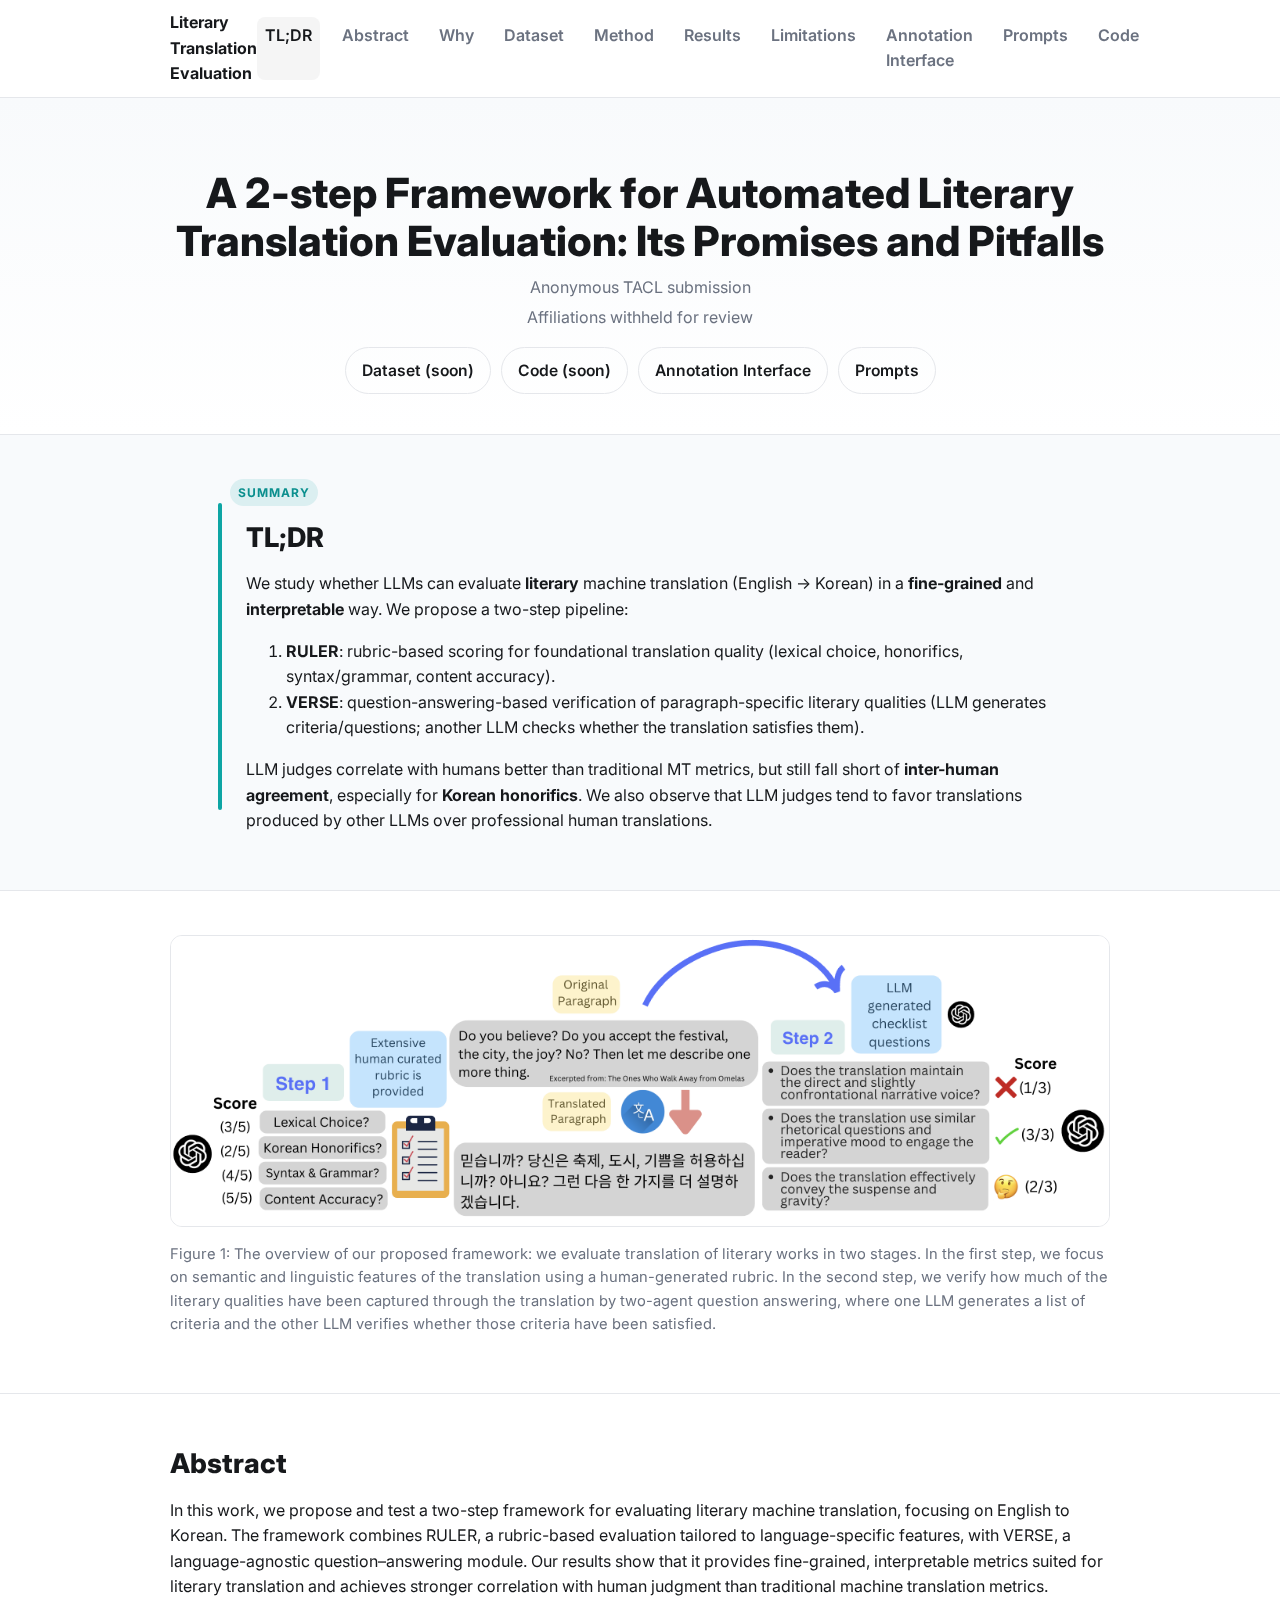
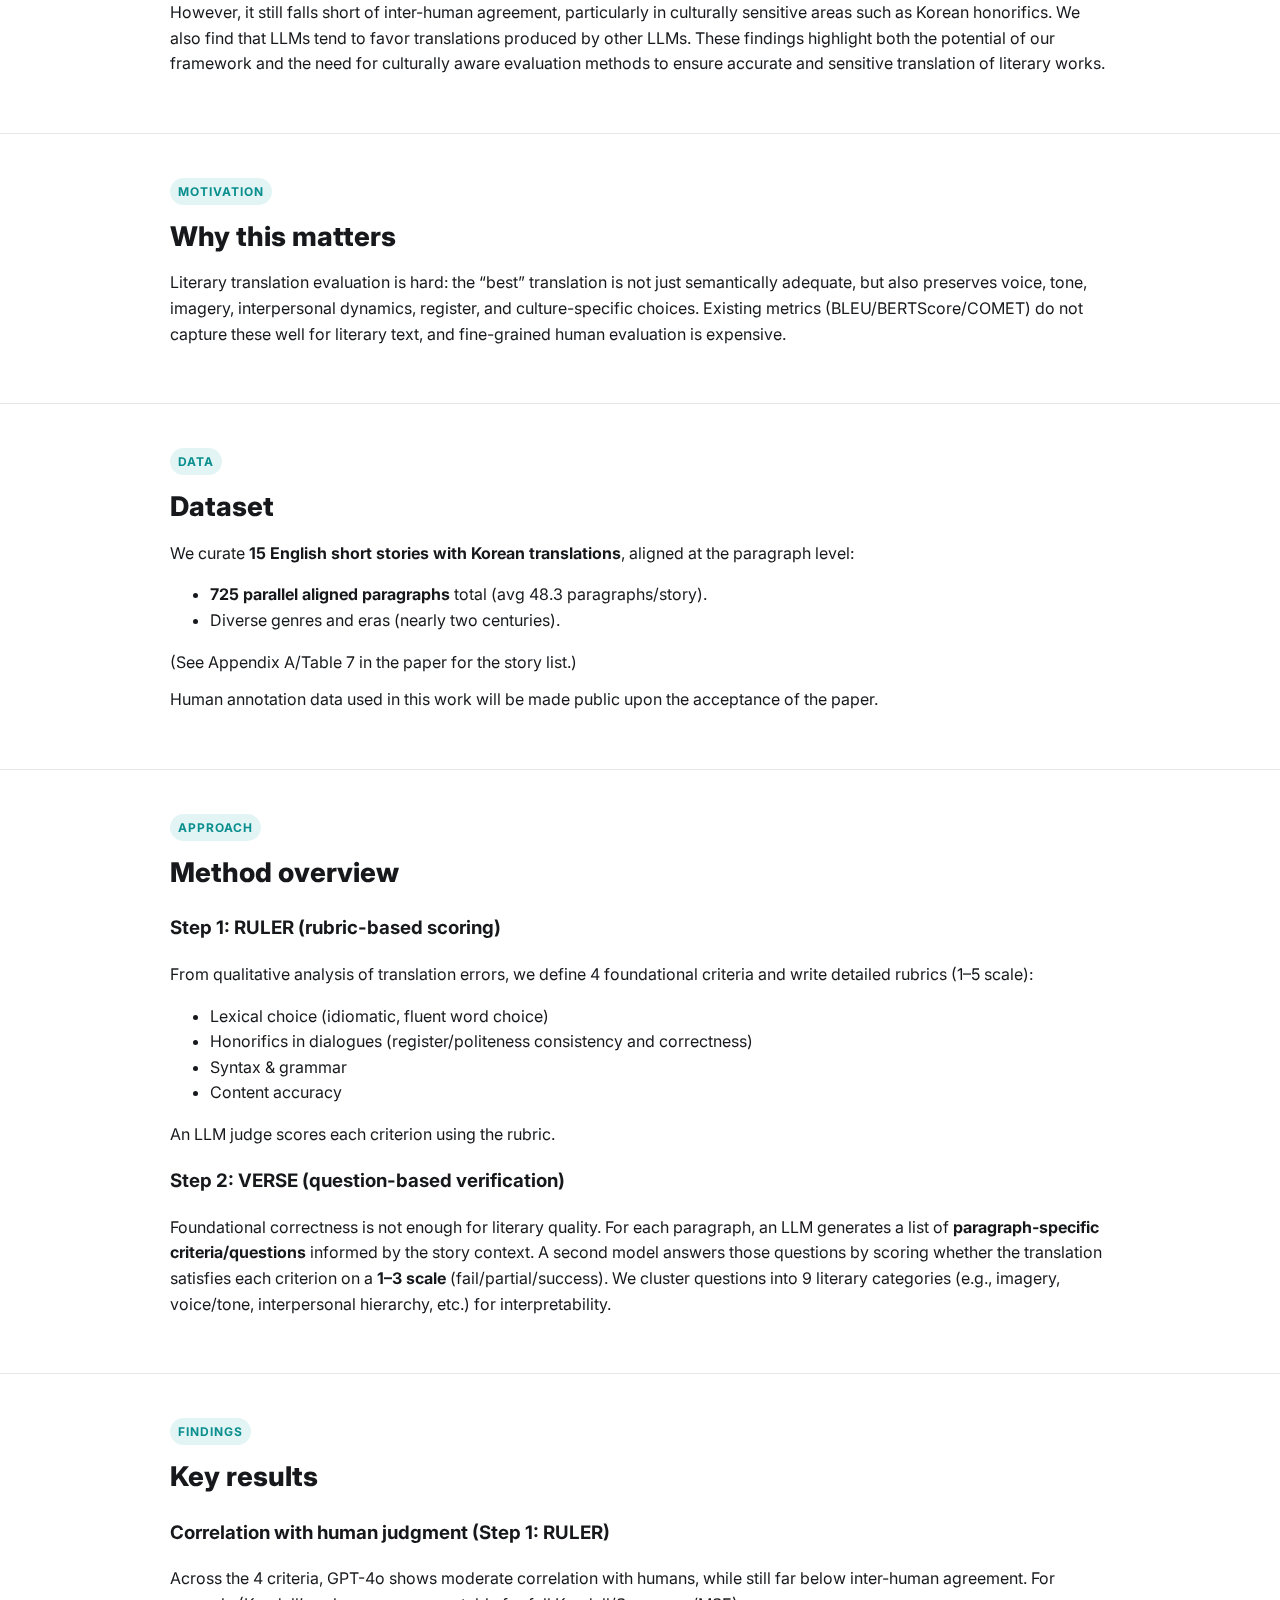
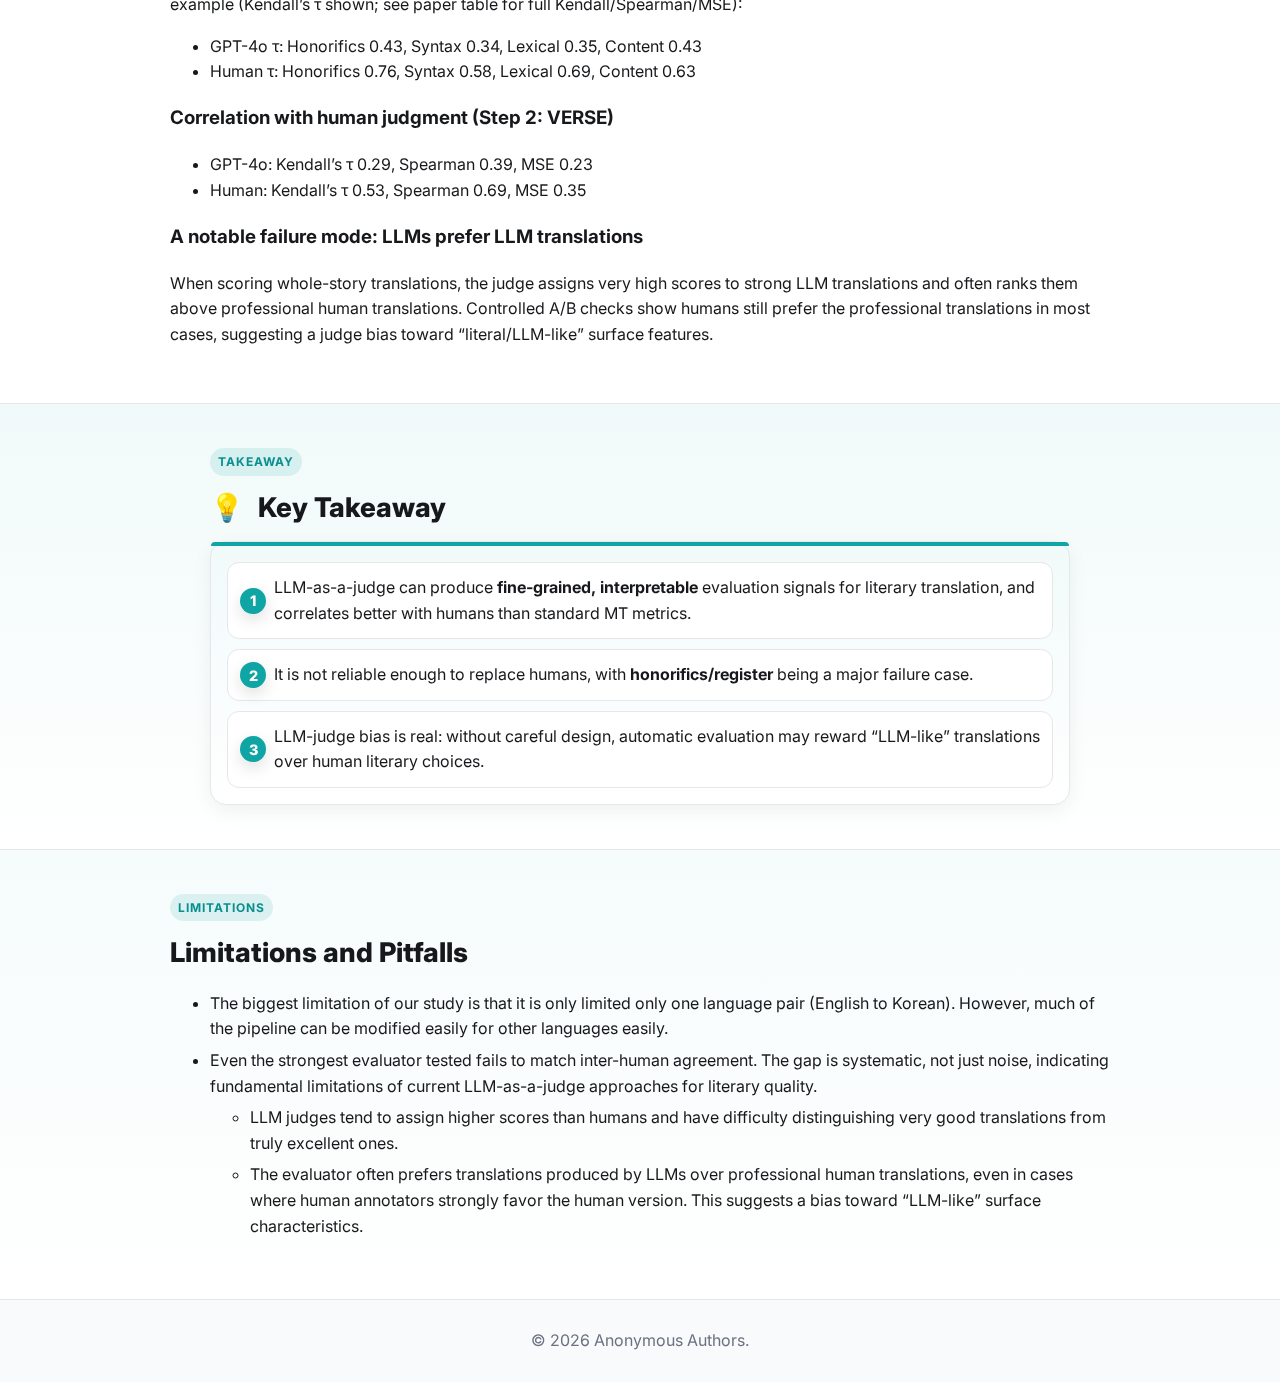
<file: index.html>
<!doctype html>
<html lang="en">
  <head>
    <meta charset="utf-8" />
    <meta name="viewport" content="width=device-width, initial-scale=1" />
    <title>A 2-step Framework for Automated Literary Translation Evaluation: Its Promises and Pitfalls</title>
    <meta name="description" content="Two-step evaluation for literary MT (RULER + VERSE) with improved correlation to human judgments; notes limits in culturally sensitive areas like Korean honorifics." />
    <link rel="icon" href="assets/favicon.svg" />
    <link rel="preconnect" href="https://fonts.googleapis.com">
    <link rel="preconnect" href="https://fonts.gstatic.com" crossorigin>
    <link href="https://fonts.googleapis.com/css2?family=Inter:wght@400;600;700&display=swap" rel="stylesheet">
    <link rel="stylesheet" href="styles/style.css" />
    <meta property="og:title" content="A 2-step Framework for Automated Literary Translation Evaluation" />
    <meta property="og:description" content="RULER (rubric-based) + VERSE (QA) for literary translation evaluation; stronger correlation with human judgment, with caveats on cultural sensitivity." />
    <meta property="og:type" content="website" />
    <meta property="og:image" content="assets/hero.png" />
    <meta name="twitter:card" content="summary_large_image" />
  </head>
  <body>
    <nav class="top-nav">
      <div class="container nav-inner">
        <a href="#overview" class="brand">Literary Translation Evaluation</a>
        <button class="nav-toggle" aria-label="Open menu" aria-expanded="false" aria-controls="site-menu">☰</button>
        <div id="site-menu" class="nav-links">
          <a href="#tldr">TL;DR</a>
          <a href="#abstract">Abstract</a>
          <a href="#why">Why</a>
          <a href="#dataset">Dataset</a>
          <a href="#method">Method</a>
          <a href="#results">Results</a>
          <a href="#limitations">Limitations</a>
          <a href="annotation.html">Annotation Interface</a>
          <a href="prompts.html">Prompts</a>
          <a href="#code" title="Code coming soon">Code</a>
        </div>
      </div>
    </nav>

    <header class="hero" id="overview">
      <div class="container">
        <h1 class="paper-title">A 2-step Framework for Automated Literary Translation Evaluation: Its Promises and Pitfalls</h1>
        <div class="authors-block">
          <p class="authors">
            <span>Anonymous TACL submission</span>
          </p>
          <p class="affiliations">Affiliations withheld for review</p>
        </div>
        <div class="cta-row">
          <a class="button" href="#code" title="Dataset coming soon">Dataset (soon)</a>
          <a class="button" href="#code" title="Code coming soon">Code (soon)</a>
          <a class="button" href="annotation.html">Annotation Interface</a>
          <a class="button" href="prompts.html" rel="noopener">Prompts</a>
        </div>
      </div>
    </header>

    <main>
      <section class="tldr" id="tldr">
        <div class="container">
          <div class="kicker">Summary</div>
          <h2>TL;DR</h2>
          <p>We study whether LLMs can evaluate <strong>literary</strong> machine translation (English → Korean) in a <strong>fine-grained</strong> and <strong>interpretable</strong> way. We propose a two-step pipeline:</p>
          <ol>
            <li><strong>RULER</strong>: rubric-based scoring for foundational translation quality (lexical choice, honorifics, syntax/grammar, content accuracy).</li>
            <li><strong>VERSE</strong>: question-answering-based verification of paragraph-specific literary qualities (LLM generates criteria/questions; another LLM checks whether the translation satisfies them).</li>
          </ol>
          <p>LLM judges correlate with humans better than traditional MT metrics, but still fall short of <strong>inter-human agreement</strong>, especially for <strong>Korean honorifics</strong>. We also observe that LLM judges tend to favor translations produced by other LLMs over professional human translations.</p>
        </div>
      </section>
      <section class="teaser">
        <div class="container">
          <img src="assets/hero.png" alt="Overview of the two-step evaluation framework" onerror="this.src='assets/placeholder.svg'" />
          <p class="caption">Figure 1: The overview of our proposed framework: we evaluate translation of literary works in two stages. In the first step, we focus on semantic and linguistic features of the translation using a human-generated rubric. In the second step, we verify how much of the literary qualities have been captured through the translation by two-agent question answering, where one LLM generates a list of criteria and the other LLM verifies whether those criteria have been satisfied.</p>
        </div>
      </section>

      <section class="abstract" id="abstract">
        <div class="container">
          <h2>Abstract</h2>
          <p>
            In this work, we propose and test a two-step framework for evaluating literary machine translation, focusing on English to Korean. The framework combines RULER, a rubric-based evaluation tailored to language-specific features, with VERSE, a language-agnostic question–answering module. Our results show that it provides fine-grained, interpretable metrics suited for literary translation and achieves stronger correlation with human judgment than traditional machine translation metrics. However, it still falls short of inter-human agreement, particularly in culturally sensitive areas such as Korean honorifics. We also find that LLMs tend to favor translations produced by other LLMs. These findings highlight both the potential of our framework and the need for culturally aware evaluation methods to ensure accurate and sensitive translation of literary works.
          </p>
        </div>
      </section>

      <section class="why" id="why">
        <div class="container">
          <div class="kicker">Motivation</div>
          <h2>Why this matters</h2>
          <p>Literary translation evaluation is hard: the “best” translation is not just semantically adequate, but also preserves voice, tone, imagery, interpersonal dynamics, register, and culture-specific choices. Existing metrics (BLEU/BERTScore/COMET) do not capture these well for literary text, and fine-grained human evaluation is expensive.</p>
        </div>
      </section>

      <section class="dataset" id="dataset">
        <div class="container">
          <div class="kicker">Data</div>
          <h2>Dataset</h2>
          <p>We curate <strong>15 English short stories with Korean translations</strong>, aligned at the paragraph level:</p>
          <ul>
            <li><strong>725 parallel aligned paragraphs</strong> total (avg 48.3 paragraphs/story).</li>
            <li>Diverse genres and eras (nearly two centuries).</li>
          </ul>
          <p>(See Appendix A/Table 7 in the paper for the story list.)</p>
          <p>Human annotation data used in this work will be made public upon the acceptance of the paper.</p>
          
        </div>
      </section>

      <section class="method" id="method">
        <div class="container">
          <div class="kicker">Approach</div>
          <h2>Method overview</h2>
          <h3>Step 1: RULER (rubric-based scoring)</h3>
          <p>From qualitative analysis of translation errors, we define 4 foundational criteria and write detailed rubrics (1–5 scale):</p>
          <ul>
            <li>Lexical choice (idiomatic, fluent word choice)</li>
            <li>Honorifics in dialogues (register/politeness consistency and correctness)</li>
            <li>Syntax &amp; grammar</li>
            <li>Content accuracy</li>
          </ul>
          <p>An LLM judge scores each criterion using the rubric.</p>
          <h3>Step 2: VERSE (question-based verification)</h3>
          <p>Foundational correctness is not enough for literary quality. For each paragraph, an LLM generates a list of <strong>paragraph-specific criteria/questions</strong> informed by the story context. A second model answers those questions by scoring whether the translation satisfies each criterion on a <strong>1–3 scale</strong> (fail/partial/success). We cluster questions into 9 literary categories (e.g., imagery, voice/tone, interpersonal hierarchy, etc.) for interpretability.</p>
        </div>
      </section>

      <section class="results" id="results">
        <div class="container">
          <div class="kicker">Findings</div>
          <h2>Key results</h2>
          <h3>Correlation with human judgment (Step 1: RULER)</h3>
          <p>Across the 4 criteria, GPT-4o shows moderate correlation with humans, while still far below inter-human agreement. For example (Kendall’s τ shown; see paper table for full Kendall/Spearman/MSE):</p>
          <ul>
            <li>GPT-4o τ: Honorifics 0.43, Syntax 0.34, Lexical 0.35, Content 0.43</li>
            <li>Human τ: Honorifics 0.76, Syntax 0.58, Lexical 0.69, Content 0.63</li>
          </ul>
          <h3>Correlation with human judgment (Step 2: VERSE)</h3>
          <ul>
            <li>GPT-4o: Kendall’s τ 0.29, Spearman 0.39, MSE 0.23</li>
            <li>Human: Kendall’s τ 0.53, Spearman 0.69, MSE 0.35</li>
          </ul>
          <h3>A notable failure mode: LLMs prefer LLM translations</h3>
          <p>When scoring whole-story translations, the judge assigns very high scores to strong LLM translations and often ranks them above professional human translations. Controlled A/B checks show humans still prefer the professional translations in most cases, suggesting a judge bias toward “literal/LLM-like” surface features.</p>
        </div>
      </section>

      

      <section class="takeaway" id="takeaway">
        <div class="container">
          <div class="kicker">Takeaway</div>
          <h2><span class="icon-bulb" aria-hidden="true">💡</span> Key Takeaway</h2>
          <div class="takeaway-card">
            <ol class="takeaway-list">
              <li>LLM-as-a-judge can produce <strong>fine-grained, interpretable</strong> evaluation signals for literary translation, and correlates better with humans than standard MT metrics.</li>
              <li>It is not reliable enough to replace humans, with <strong>honorifics/register</strong> being a major failure case.</li>
              <li>LLM-judge bias is real: without careful design, automatic evaluation may reward “LLM-like” translations over human literary choices.</li>
            </ol>
          </div>
        </div>
      </section>

      <!-- <section class="prompts" id="prompts">
        <div class="container">
          <h2>Prompts</h2>
          <p>Full prompts used in the experiments are available on the dedicated Prompts page:</p>
          <ul>
            <li><a href="prompts.html#ruler_grading_criteria.md">RULER — Rubrics</a></li>
            <li><a href="prompts.html#ruler.md">RULER — Evaluation Prompt</a></li>
            <li><a href="prompts.html#verse_question_generation.md">VERSE — Question Generation</a></li>
            <li><a href="prompts.html#verse.md">VERSE — Evaluation Prompt</a></li>
          </ul>
          <p><a class="button primary" href="prompts.html">View Prompts</a></p>
        </div>
      </section> -->

            <section class="limitations" id="limitations">
        <div class="container">
          <div class="kicker">Limitations</div>
          <h2>Limitations and Pitfalls</h2>
          <ul>
            <li>The biggest limitation of our study is that it is only limited only one language pair (English to Korean). However, much of the pipeline can be modified easily for other languages easily.</li>
            <li>Even the strongest evaluator tested fails to match inter-human agreement. The gap is systematic, not just noise, indicating fundamental limitations of current LLM-as-a-judge approaches for literary quality.
              <ul>
                <li>LLM judges tend to assign higher scores than humans and have difficulty distinguishing very good translations from truly excellent ones.</li>
                <li>The evaluator often prefers translations produced by LLMs over professional human translations, even in cases where human annotators strongly favor the human version. This suggests a bias toward “LLM-like” surface characteristics.</li>
              </ul>
            </li>
          </ul>
        </div>
      </section>


    </main>

    <footer class="site-footer">
      <div class="container">
        <p>
          © <span id="year"></span> Anonymous Authors.
        </p>
      </div>
    </footer>

    <script src="scripts/main.js"></script>
  </body>
  </html>
</file>
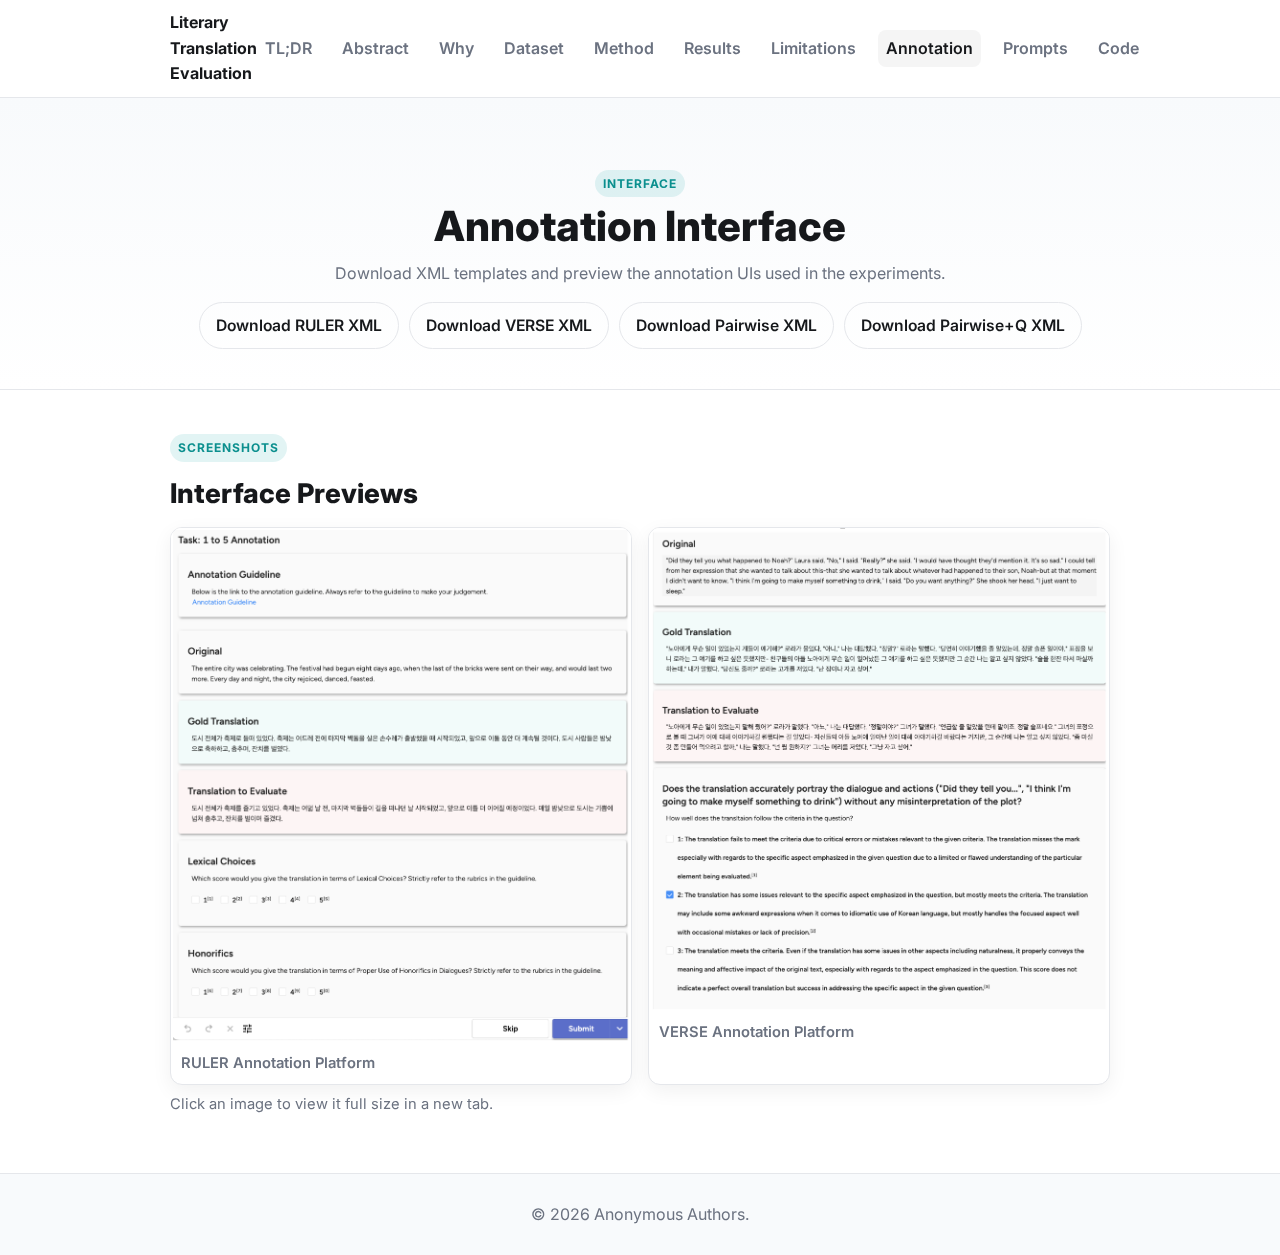
<file: annotation.html>
<!doctype html>
<html lang="en">
  <head>
    <meta charset="utf-8" />
    <meta name="viewport" content="width=device-width, initial-scale=1" />
    <title>Annotation Interface — Literary Translation Evaluation</title>
    <meta name="description" content="Screenshots and downloadable XML templates for the annotation interfaces (RULER, VERSE, and Pairwise)." />
    <link rel="icon" href="assets/favicon.svg" />
    <link rel="preconnect" href="https://fonts.googleapis.com">
    <link rel="preconnect" href="https://fonts.gstatic.com" crossorigin>
    <link href="https://fonts.googleapis.com/css2?family=Inter:wght@400;600;700&display=swap" rel="stylesheet">
    <link rel="stylesheet" href="styles/style.css" />
  </head>
  <body>
    <nav class="top-nav">
      <div class="container nav-inner">
        <a href="index.html#overview" class="brand">Literary Translation Evaluation</a>
        <button class="nav-toggle" aria-label="Open menu" aria-expanded="false" aria-controls="site-menu">☰</button>
        <div id="site-menu" class="nav-links">
          <a href="index.html#tldr">TL;DR</a>
          <a href="index.html#abstract">Abstract</a>
          <a href="index.html#why">Why</a>
          <a href="index.html#dataset">Dataset</a>
          <a href="index.html#method">Method</a>
          <a href="index.html#results">Results</a>
          <a href="index.html#limitations">Limitations</a>
          <a href="annotation.html" class="active">Annotation</a>
          <a href="prompts.html">Prompts</a>
          <a href="index.html#code" title="Code coming soon">Code</a>
        </div>
      </div>
    </nav>

    <main class="annotation-page">
      <header class="hero">
        <div class="container">
          <div class="kicker">Interface</div>
          <h1 class="paper-title">Annotation Interface</h1>
          <p class="affiliations">Download XML templates and preview the annotation UIs used in the experiments.</p>
          <div class="cta-row">
            <a class="button" href="assets/annotation-interface/ruler_interface.xml" download>Download RULER XML</a>
            <a class="button" href="assets/annotation-interface/verse_interface.xml" download>Download VERSE XML</a>
            <a class="button" href="assets/annotation-interface/pairwise_comparison.xml" download>Download Pairwise XML</a>
            <a class="button" href="assets/annotation-interface/pairwise_with_question.xml" download>Download Pairwise+Q XML</a>
          </div>
        </div>
      </header>

      <section>
        <div class="container">
          <div class="kicker">Screenshots</div>
          <h2>Interface Previews</h2>
          <div class="thumb-grid">
            <figure class="thumb">
              <a href="assets/annotation-interface/ruler-annotation-platform.png" target="_blank" rel="noopener">
                <img src="assets/annotation-interface/ruler-annotation-platform.png" alt="RULER annotation platform screenshot" />
              </a>
              <figcaption>RULER Annotation Platform</figcaption>
            </figure>
            <figure class="thumb">
              <a href="assets/annotation-interface/verse-annotation-platform.png" target="_blank" rel="noopener">
                <img src="assets/annotation-interface/verse-annotation-platform.png" alt="VERSE annotation platform screenshot" />
              </a>
              <figcaption>VERSE Annotation Platform</figcaption>
            </figure>
          </div>
          <p class="caption">Click an image to view it full size in a new tab.</p>
        </div>
      </section>
    </main>

    <footer class="site-footer">
      <div class="container">
        <p>© <span id="year"></span> Anonymous Authors.</p>
      </div>
    </footer>

    <script src="scripts/main.js"></script>
  </body>
  </html>
</file>
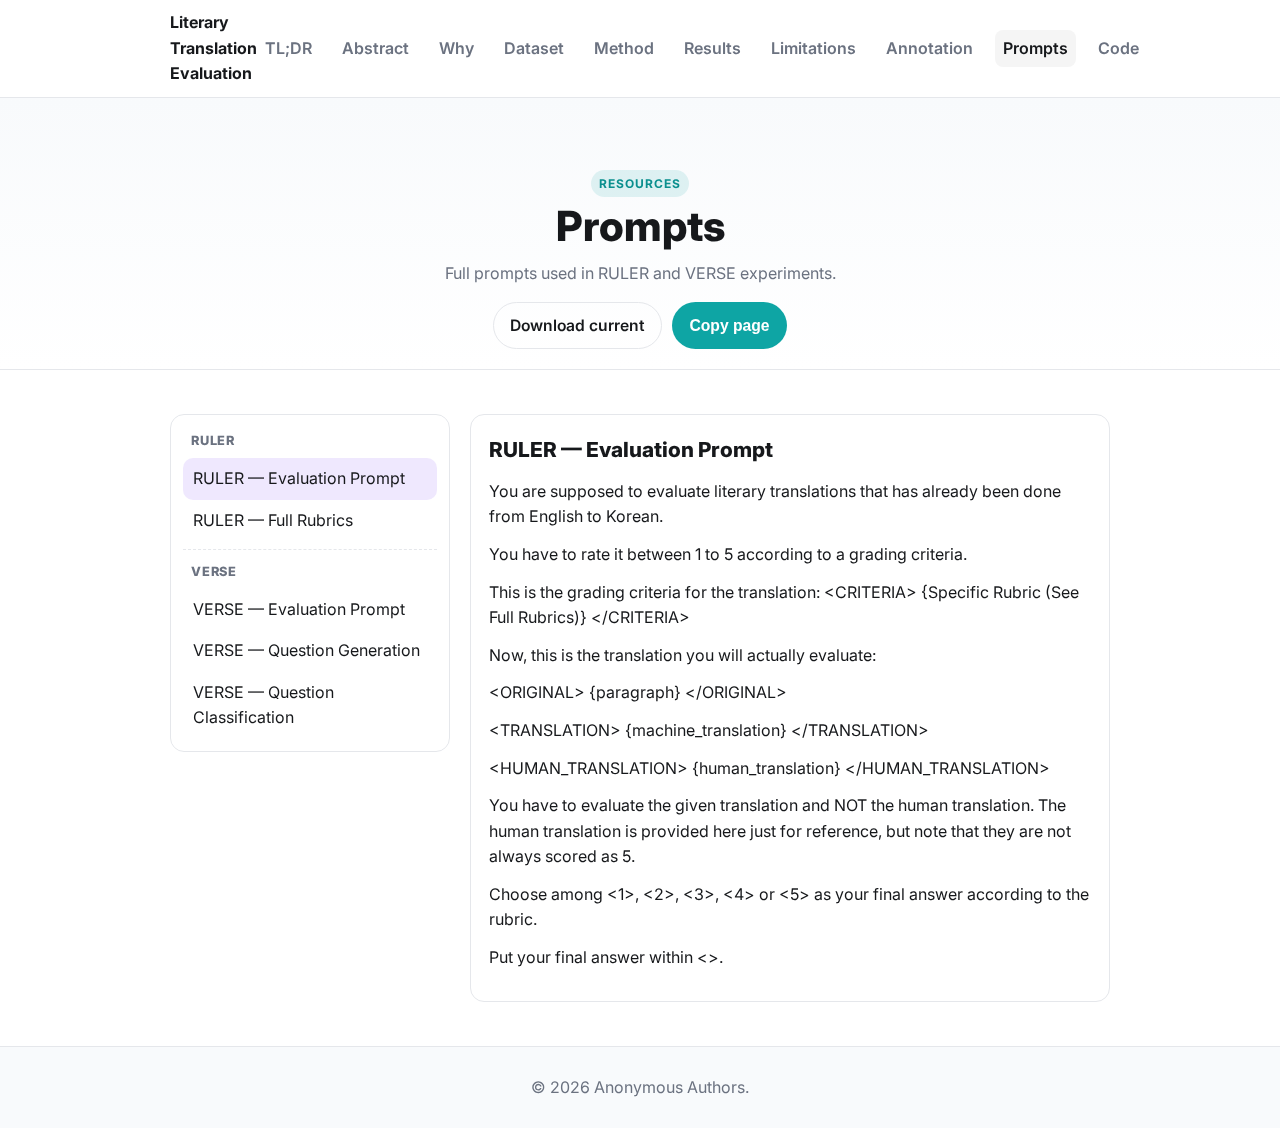
<file: prompts.html>
<!doctype html>
<html lang="en">
  <head>
    <meta charset="utf-8" />
    <meta name="viewport" content="width=device-width, initial-scale=1" />
    <title>Prompts — Literary Translation Evaluation</title>
    <meta name="description" content="Full prompts used for RULER and VERSE in the literary translation evaluation." />
    <link rel="icon" href="assets/favicon.svg" />
    <link rel="preconnect" href="https://fonts.googleapis.com">
    <link rel="preconnect" href="https://fonts.gstatic.com" crossorigin>
    <link href="https://fonts.googleapis.com/css2?family=Inter:wght@400;600;700&display=swap" rel="stylesheet">
    <link rel="stylesheet" href="styles/style.css" />
  </head>
  <body>
    <nav class="top-nav">
      <div class="container nav-inner">
        <a href="index.html#overview" class="brand">Literary Translation Evaluation</a>
        <button class="nav-toggle" aria-label="Open menu" aria-expanded="false" aria-controls="site-menu">☰</button>
        <div id="site-menu" class="nav-links">
          <a href="index.html#tldr">TL;DR</a>
          <a href="index.html#abstract">Abstract</a>
          <a href="index.html#why">Why</a>
          <a href="index.html#dataset">Dataset</a>
          <a href="index.html#method">Method</a>
          <a href="index.html#results">Results</a>
          <a href="index.html#limitations">Limitations</a>
          <a href="annotation.html">Annotation</a>
          <a href="prompts.html" class="active">Prompts</a>
          <!-- <a href="index.html#bibtex">BibTeX</a> -->
          <!-- <a href="assets/Literature_Translation__TACL_Submission.pdf" target="_blank" rel="noopener">PDF</a> -->
          <a href="index.html#code" title="Code coming soon">Code</a>
        </div>
      </div>
    </nav>

    <main class="prompts-page">
      <header class="hero">
        <div class="container">
          <div class="kicker">Resources</div>
          <h1 class="paper-title">Prompts</h1>
          <p class="affiliations">Full prompts used in RULER and VERSE experiments.</p>
          <div class="cta-row">
            <a class="button" id="downloadBtn" href="#" download>Download current</a>
            <button class="button primary" id="copyBtn" type="button">Copy page</button>
          </div>
        </div>
      </header>

      <section>
        <div class="container prompts-layout">
          <aside class="prompts-sidebar">
            <div class="sidebar-group">
              <div class="sidebar-title">RULER</div>
              <a href="#ruler.md" data-file="assets/prompts/ruler.md" class="prompt-link">RULER — Evaluation Prompt</a>
              <a href="#ruler_grading_criteria.md" data-file="assets/prompts/ruler_grading_criteria.md" class="prompt-link">RULER — Full Rubrics</a>
            </div>
            <div class="sidebar-group">
              <div class="sidebar-title">VERSE</div>
              <a href="#verse.md" data-file="assets/prompts/verse.md" class="prompt-link">VERSE — Evaluation Prompt</a>
              <a href="#verse_question_generation.md" data-file="assets/prompts/verse_question_generation.md" class="prompt-link">VERSE — Question Generation</a>
              <a href="#verse_question_classification.md" data-file="assets/prompts/verse_question_classification.md" class="prompt-link">VERSE — Question Classification</a>
            </div>
          </aside>
          <article class="prompts-content">
            <div id="promptTitle" class="prompt-title"></div>
            <div id="promptBody" class="prompt-body">Loading…</div>
          </article>
        </div>
      </section>
    </main>

    <footer class="site-footer">
      <div class="container">
        <p>© <span id="year"></span> Anonymous Authors.</p>
      </div>
    </footer>

    <script src="scripts/markdown.js"></script>
    <script src="scripts/prompts.js"></script>
  </body>
  </html>
</file>
<file: styles/style.css>
/* Minimal, readable, responsive styles inspired by simple paper pages */
:root {
  --bg: #ffffff;
  --text: #16181b;
  --muted: #6b7280;      /* slate-500 */
  --border: #e5e7eb;
  /* Calm, subdued accent */
  --brand: #0ea5a4;      /* teal-500 */
  --brand-ink: #0b8f8e;  /* darker teal */
  --brand-rgb: 14,165,164;
  --grad-start: #f8fafc; /* subtle surfaces */
  --grad-end: #ffffff;
  --surface: #f8fafc;
  --nav-bg: rgba(255,255,255,0.8);
  --shadow: 0 6px 20px rgba(0,0,0,0.06);
}
@media (prefers-color-scheme: dark) {
  :root {
    --bg: #0b0e11;
    --text: #e5e7eb;
    --muted: #9aa4b2;
    --border: #222831;
    --brand: #2dd4bf;      /* teal-400 */
    --brand-ink: #99f6e4;  /* teal-200 */
    --brand-rgb: 45,212,191;
    --grad-start: #0f141a;
    --grad-end: #0b0e11;
    --surface: #0f141a;
    --nav-bg: rgba(11,14,17,0.7);
    --shadow: 0 6px 20px rgba(0,0,0,0.35);
  }
}

* { box-sizing: border-box; }
html, body { margin: 0; padding: 0; }
body {
  font-family: Inter, ui-sans-serif, -apple-system, Segoe UI, Roboto, Helvetica, Arial, Apple Color Emoji, Segoe UI Emoji;
  background: var(--bg);
  color: var(--text);
  line-height: 1.6;
}

.container { max-width: 980px; margin: 0 auto; padding: 0 20px; }
.top-nav {
  position: sticky; top: 0; z-index: 50;
  backdrop-filter: saturate(120%) blur(8px);
  background: var(--nav-bg);
  border-bottom: 1px solid var(--border);
}
.top-nav .nav-inner { display: flex; align-items: center; justify-content: space-between; padding: 10px 20px; }
.top-nav .brand { font-weight: 700; color: var(--text); text-decoration: none; }
.top-nav .nav-links { display: flex; gap: 14px; }
.top-nav .nav-links a { color: var(--muted); text-decoration: none; font-weight: 600; padding: 6px 8px; border-radius: 8px; }
.top-nav .nav-links a.active { color: var(--text); background: rgba(125,125,125,0.08); }
.top-nav .nav-links a:hover { color: var(--brand-ink); }
.nav-toggle { display: none; appearance: none; background: transparent; border: 1px solid var(--border); color: var(--text); padding: 6px 10px; border-radius: 8px; }

.hero {
  background: linear-gradient(180deg, var(--grad-start), var(--grad-end));
  border-bottom: 1px solid var(--border);
}
.hero .container { padding: 72px 20px 40px; text-align: center; }
.paper-title { font-size: clamp(1.6rem, 3vw + 1rem, 2.6rem); margin: 0 0 10px; line-height: 1.15; font-weight: 800; color: var(--text); }
.authors-block { margin: 8px 0 12px; }
.authors { margin: 0; color: var(--muted); }
.authors span + span::before { content: " · "; color: var(--muted); }
.affiliations { margin: 4px 0 16px; color: var(--muted); }

.cta-row { display: flex; gap: 10px; justify-content: center; flex-wrap: wrap; margin-top: 10px; }
.button {
  appearance: none; border: 1px solid var(--border); background: transparent; color: var(--text);
  padding: 10px 16px; border-radius: 999px; text-decoration: none; font-weight: 600; font-size: 0.98rem;
}
.button:hover { border-color: var(--brand); color: var(--brand-ink); }
.button.primary {
  border: 1px solid transparent;
  color: white;
  background: var(--brand);
}
.button.primary:hover { filter: brightness(0.97); }

main section { padding: 44px 0; border-bottom: 1px solid var(--border); }
main section { scroll-margin-top: 72px; }
section h2 { font-size: clamp(1.25rem, 1rem + 1vw, 1.7rem); margin: 4px 0 12px; font-weight: 800; }
section p { margin: 0 0 12px; }

/* Kicker (section badge) */
.kicker {
  display: inline-block;
  font-size: 0.75rem; font-weight: 700; letter-spacing: .08em; text-transform: uppercase;
  color: var(--brand-ink);
  background: rgba(var(--brand-rgb), 0.12);
  padding: 4px 8px; border-radius: 999px; margin-bottom: 6px;
}

/* TL;DR callout */
.tldr .container { max-width: 860px; }
.tldr { background: var(--surface); }
.tldr .container { position: relative; }
.tldr .container::before {
  content: ""; position: absolute; left: 8px; top: 24px; bottom: 24px; width: 4px; border-radius: 2px; background: var(--brand);
}
.tldr h2 { margin-left: 16px; }
.tldr p, .tldr ol { margin-left: 16px; }

.teaser img, .figure img { width: 100%; max-height: 420px; object-fit: contain; border-radius: 12px; border: 1px solid var(--border); background: var(--bg); }
.caption { font-size: 0.92rem; color: var(--muted); margin-top: 8px; }

.grid { display: grid; grid-template-columns: repeat(3, 1fr); gap: 12px; }
.grid img { width: 100%; border-radius: 10px; border: 1px solid var(--border); background: var(--bg); aspect-ratio: 4 / 3; object-fit: cover; }
@media (max-width: 800px) { .grid { grid-template-columns: repeat(2, 1fr); } }
@media (max-width: 520px) { .grid { grid-template-columns: 1fr; } }

 

.bibcode { background: var(--surface); border: 1px solid var(--border); padding: 16px; border-radius: 12px; overflow: auto; }

.site-footer { padding: 28px 0; background: var(--surface); }
.site-footer p { margin: 0; text-align: center; color: var(--muted); }

/* Utility */
a { color: var(--brand); text-decoration: none; }
a:hover { text-decoration: underline; }

/* Alternating sections (subtle) */
.why, .results, .prompts { background: transparent; }

/* Stats row */
.stats { display: grid; grid-template-columns: repeat(3, minmax(0,1fr)); gap: 16px; margin-top: 12px; }
.stat { border: 1px solid var(--border); border-radius: 14px; padding: 16px; text-align: center; background: var(--bg); }
.stat .num { font-weight: 800; font-size: 1.6rem; }
.stat .label { color: var(--muted); font-weight: 600; }

/* Prompts page layout */
.prompts-page .hero .container { padding-bottom: 20px; }
.prompts-layout { display: grid; grid-template-columns: 280px 1fr; gap: 20px; }
@media (max-width: 900px){ .prompts-layout { grid-template-columns: 1fr; } }
.prompts-sidebar { position: sticky; top: 70px; align-self: start; border: 1px solid var(--border); border-radius: 14px; padding: 12px; background: var(--bg); }
.sidebar-group + .sidebar-group { margin-top: 8px; padding-top: 8px; border-top: 1px dashed var(--border); }
.sidebar-title { font-size: .8rem; font-weight: 800; color: var(--muted); text-transform: uppercase; letter-spacing: .06em; margin: 4px 8px 6px; }
.prompt-link { display: block; padding: 8px 10px; border-radius: 10px; color: var(--text); text-decoration: none; }
.prompt-link:hover { background: rgba(139,92,246,0.08); }
.prompt-link.active { background: rgba(139,92,246,0.14); }

.prompts-content { border: 1px solid var(--border); border-radius: 14px; padding: 18px; background: var(--bg); }
.prompt-title { font-size: 1.3rem; font-weight: 800; margin-bottom: 12px; }
.prompt-body h1, .prompt-body h2, .prompt-body h3 { margin-top: 1.2em; }
.prompt-body pre { background: var(--surface); border: 1px solid var(--border); padding: 12px; border-radius: 12px; overflow: auto; }
.prompt-body code { background: rgba(139,92,246,0.12); padding: 2px 5px; border-radius: 6px; }
.prompt-body pre code { background: transparent; padding: 0; }
.prompt-body ul { padding-left: 20px; }
.prompt-body li { margin: 4px 0; }

/* Takeaway highlight */
.takeaway { background: linear-gradient(180deg, rgba(var(--brand-rgb), 0.06), transparent); }
.takeaway .container { max-width: 900px; }
.takeaway-card {
  position: relative;
  border: 1px solid var(--border);
  border-radius: 16px;
  background: linear-gradient(180deg, rgba(var(--brand-rgb), 0.06), transparent), var(--bg);
  box-shadow: var(--shadow);
  padding: 16px;
}
.takeaway-card::before {
  content: "";
  position: absolute; left: 0; right: 0; top: 0; height: 4px;
  border-radius: 16px 16px 0 0;
  background: var(--brand);
}
.takeaway-list { list-style: none; padding: 0; margin: 4px 0 0; display: grid; gap: 10px; counter-reset: k; }
.takeaway-list li {
  position: relative; counter-increment: k;
  border: 1px solid var(--border);
  border-radius: 12px; background: var(--bg);
  padding: 12px 12px 12px 46px;
}
.takeaway-list li::before {
  content: counter(k);
  position: absolute; left: 12px; top: 50%; transform: translateY(-50%);
  width: 26px; height: 26px; border-radius: 50%;
  background: var(--brand);
  color: #fff; display: inline-flex; align-items: center; justify-content: center;
  font-weight: 800; font-size: 0.9rem;
  box-shadow: 0 6px 16px rgba(0,0,0,0.12);
}

/* Limitations section subtle emphasis */
.limitations { background: linear-gradient(180deg, rgba(var(--brand-rgb), 0.04), transparent); }
.limitations ul ul { margin-top: 6px; }
.limitations li { margin: 6px 0; }

/* Annotation page */
.thumb-grid { display: grid; grid-template-columns: repeat(2, minmax(0,1fr)); gap: 16px; }
.thumb { margin: 0; border: 1px solid var(--border); border-radius: 12px; overflow: hidden; background: var(--bg); box-shadow: var(--shadow); }
.thumb img { width: 100%; display: block; object-fit: contain; background: var(--bg); }
.thumb figcaption { padding: 8px 10px; color: var(--muted); font-weight: 600; font-size: 0.92rem; }
@media (max-width: 800px){ .thumb-grid { grid-template-columns: 1fr; } }

/* Mobile Nav and small-screen tweaks */
@media (max-width: 900px){
  .nav-toggle { display: inline-flex; align-items: center; justify-content: center; }
  .top-nav .nav-links { display: none; position: fixed; top: 56px; left: 0; right: 0; background: var(--bg); border-bottom: 1px solid var(--border); padding: 12px 16px; flex-direction: column; gap: 10px; }
  .top-nav.open .nav-links { display: flex; }
  .top-nav .brand { font-size: 1rem; }
  .hero .container { padding: 56px 16px 28px; }
  main section { padding: 28px 0; }
  .teaser img, .figure img { max-height: 280px; }
  .cta-row { gap: 8px; }
}

/* Lightbulb icon next to Key Takeaway */
.icon-bulb { display: inline-block; margin-right: 8px; filter: saturate(1.3); }
</file>
